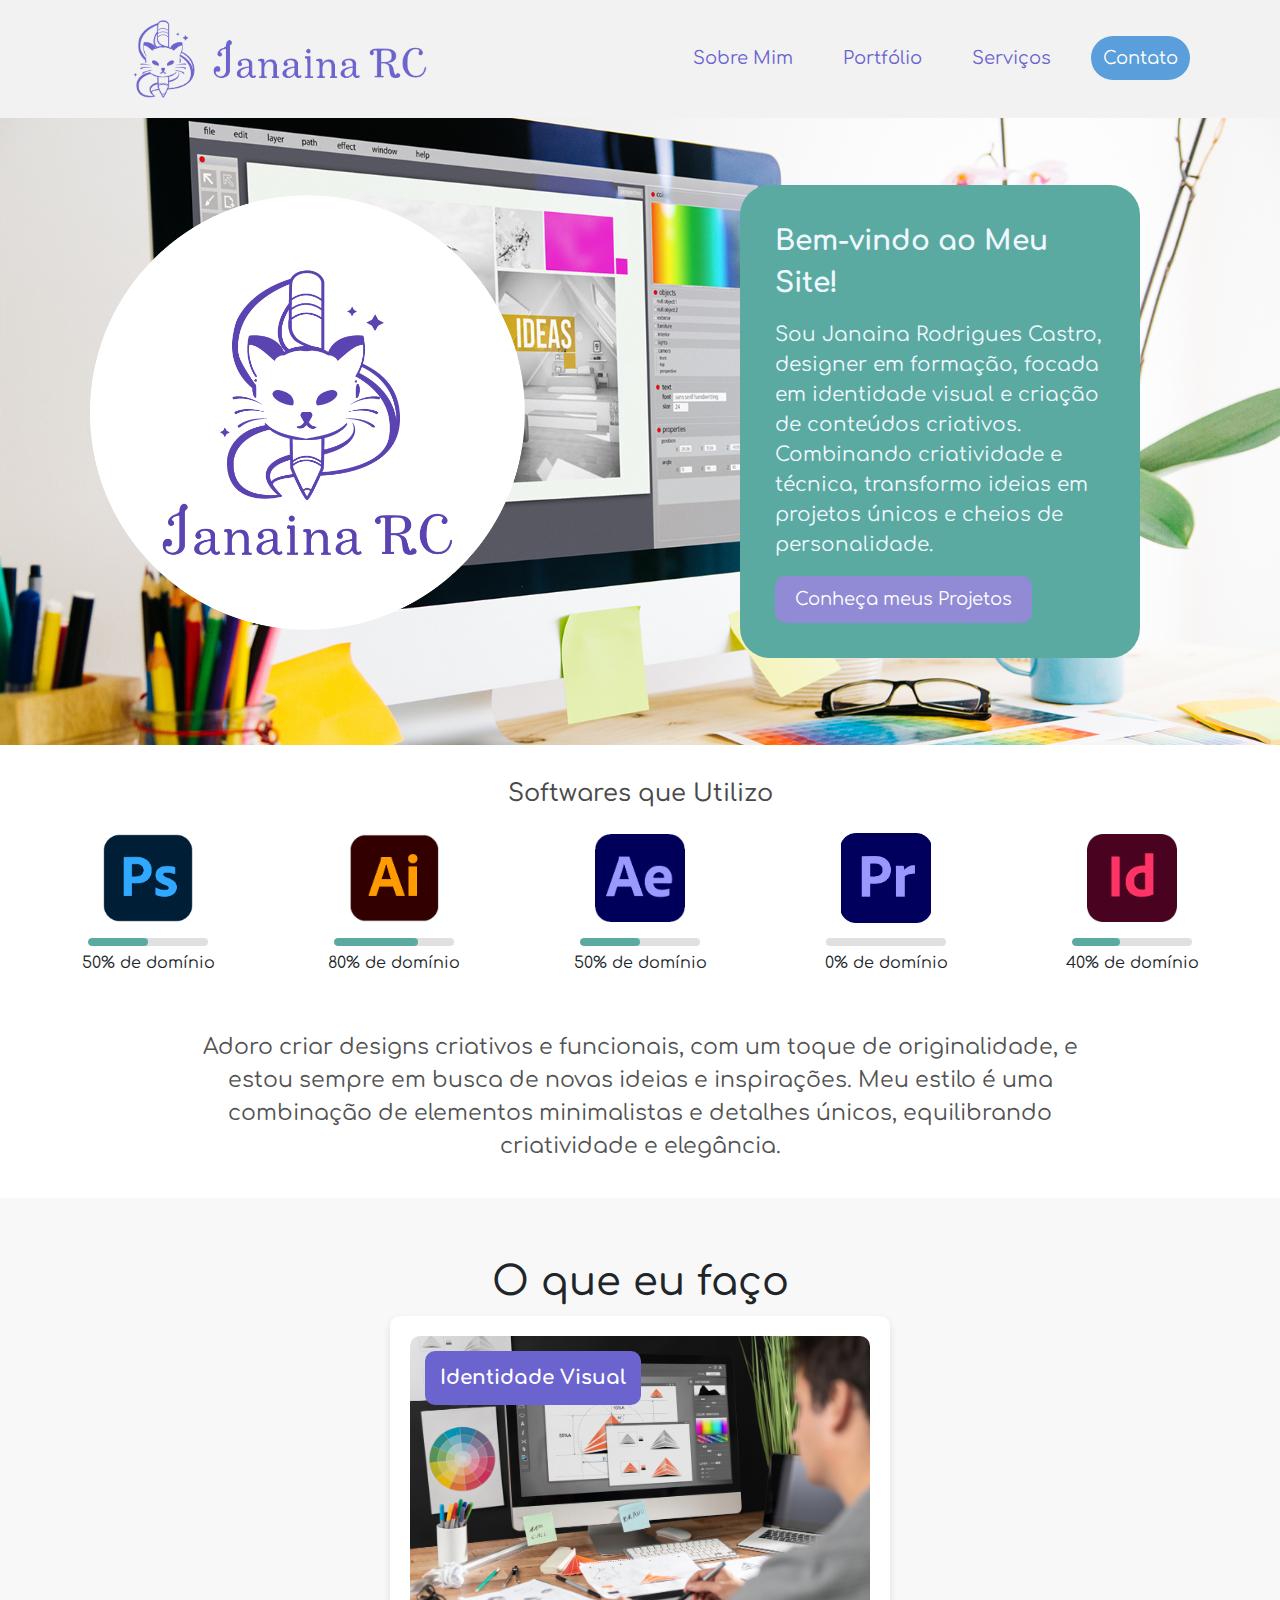
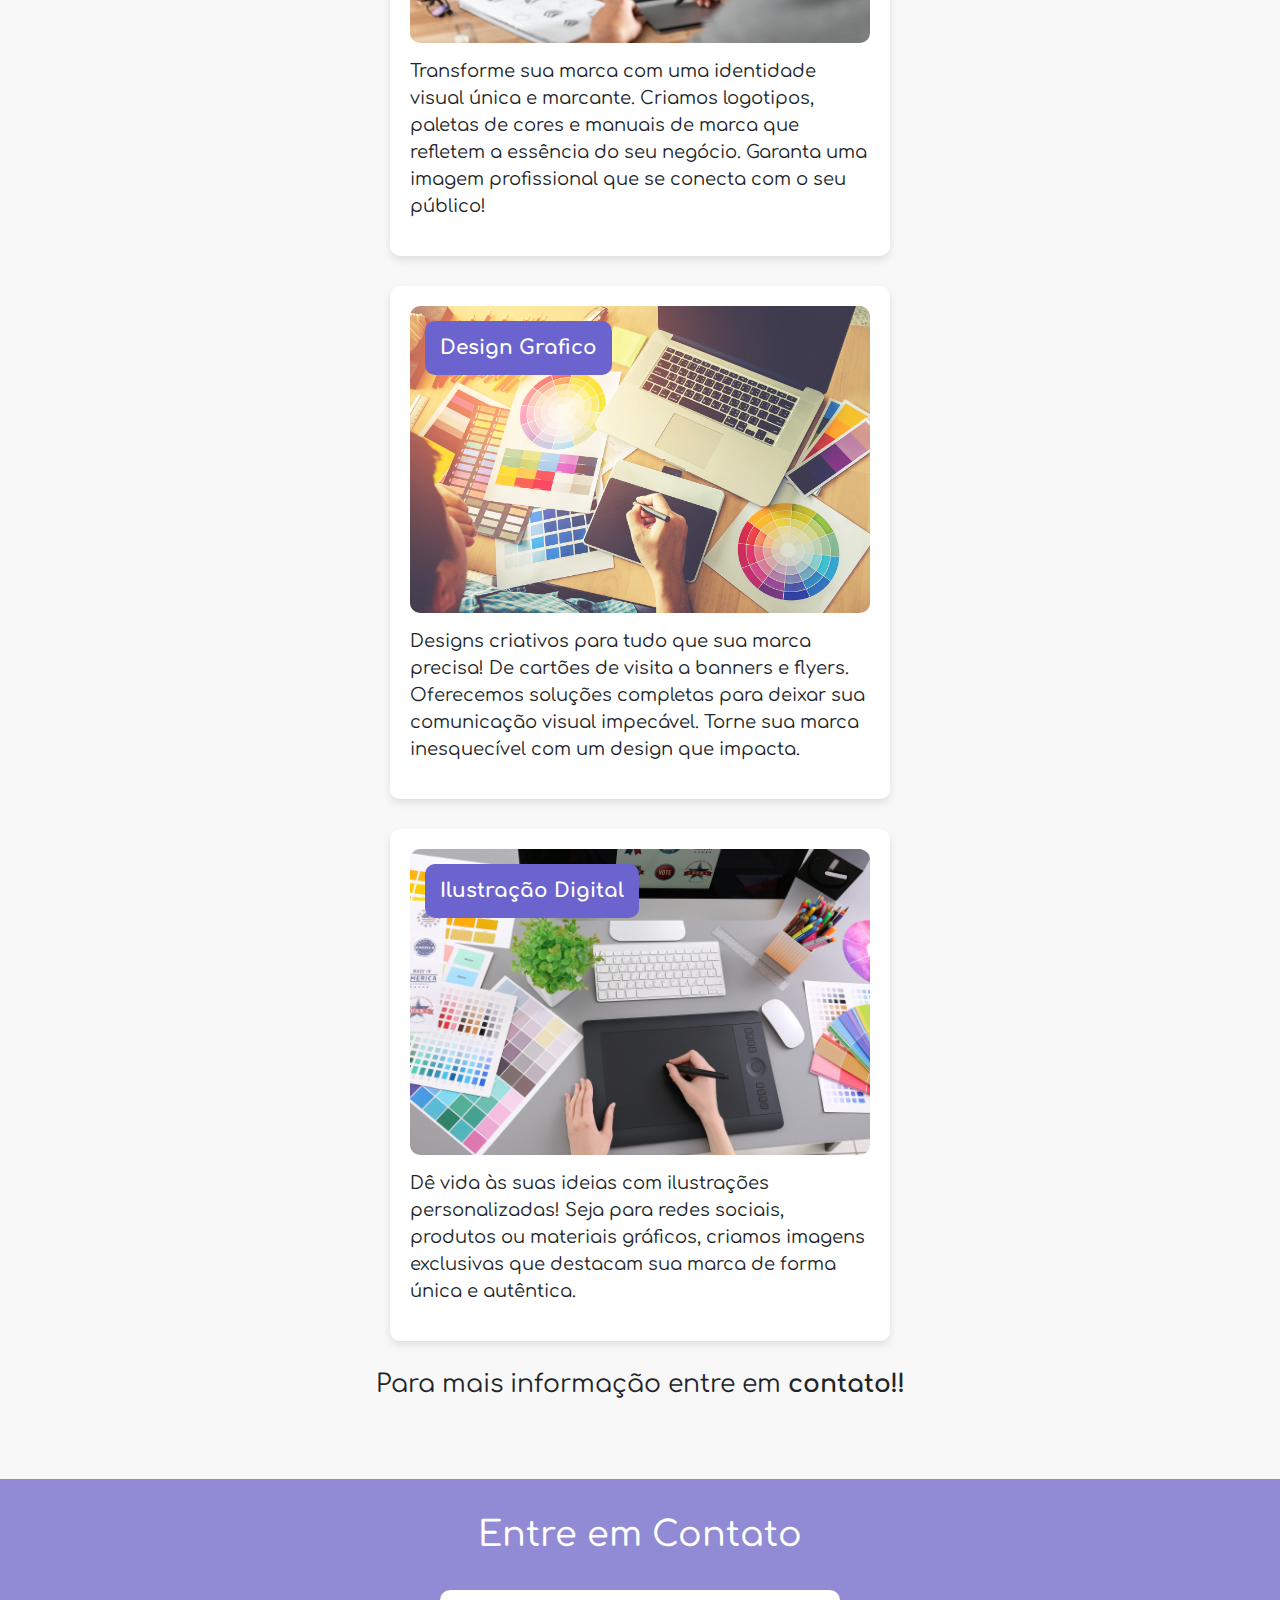
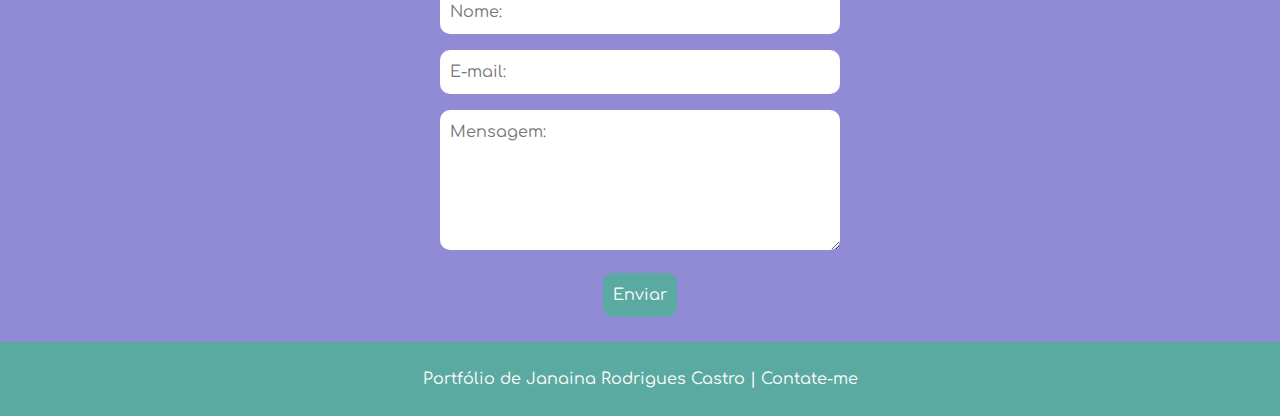
<file: index.html>
<!DOCTYPE html>
<html lang="pt-br">
<head>
    <meta charset="UTF-8">
    <meta name="viewport" content="width=device-width, initial-scale=1.0">
    <link rel="stylesheet" href="https://cdn.jsdelivr.net/npm/bootstrap@4.6.2/dist/css/bootstrap.min.css">
    <script src="https://cdn.jsdelivr.net/npm/jquery@3.7.1/dist/jquery.slim.min.js"></script>
    <script src="https://cdn.jsdelivr.net/npm/popper.js@1.16.1/dist/umd/popper.min.js"></script>
    <script src="https://cdn.jsdelivr.net/npm/bootstrap@4.6.2/dist/js/bootstrap.bundle.min.js"></script>
    <link rel="preconnect" href="https://fonts.googleapis.com">
    <link rel="preconnect" href="https://fonts.gstatic.com" crossorigin>
    <link href="https://fonts.googleapis.com/css2?family=Comfortaa:wght@300..700&family=Noto+Sans:ital,wght@0,100..900;1,100..900&display=swap" rel="stylesheet">
    <link rel="stylesheet" href="Sobre mim.css">
    <title>JanainaRC-Sobre mim</title>
</head>
<body>
  <!-------------------------------------- Manu De Navegação ------------------------------------->
  <header id="Manu">
    <img id="logo" src="./img/Horizontal (3).png" alt="Logo do Portfolio">
    <ul class="abas">
        <li class="aba"><a href="index.html">Sobre Mim</a></li>
        <li class="aba"><a href="Portifolio.html">Portfólio</a></li>
        <li class="aba"><a href="#servico">Serviços</a></li>
        <li class="aba"><a id="contact" href="#contato">Contato</a></li>
    </ul>
</header>
<!-- -----------------------------------------Final do Manu---------------------------------------- -->



<!-- Sobre Mim -->
<div class="Sobre-mim" id="Sobre-mim">
  <section >
      <div class="container">
          <div class="row">
              <div class="col-md-5">
                  <div class="arealogo">
                      <img id="logo2" src="/img/logo 1.png" alt="Janaina Rodrigues Castro" width="100%">
                    </div>
              </div>
              <div class="col-md-7">
                  <div class="texto">

                  <div id="titulo-texto-1">
                        <p><strong>Bem-vindo ao Meu Site!</strong></p>
                  </div>

                  <div class="texto-1">
                        </p>Sou Janaina Rodrigues Castro, designer em formação, focada em identidade visual e criação de conteúdos criativos. Combinando criatividade e técnica, transformo ideias em projetos únicos e cheios de personalidade. </p>
                    </div>

                        <button class="btn1"><a href="Portifolio.html"> Conheça meus Projetos</a></button>
                  </div>

              </div>
          </div>
      </div>

  </section>
</div>
<!-- -------------------------------------Final Sobre mim ------------------------------------------>



<!-- ------------------------------------- Sortware ------------------------------------------- -->
  <div id="fundo2">
      <div class="Softwares">
           
            <div class="software-section">
                <h2>Softwares que Utilizo</h2>
                <div class="software-container">

                      <div class="software">
                        <div id="photoshop" class="circle">
                          <img src="/img/photo.png" alt="Photoshop" style="width: 90%; height: 90%; object-fit: contain;">
                        </div>

                        <div class="progress-bar">
                          <div class="progress" style="width: 50%;"></div>
                        </div>
                        <p>50% de domínio</p>

                      </div>


                      <div class="software">
                        <div id="illustrator" class="circle">
                          <img src="/img/illu.png" alt="illustrator" style="width: 90%; height: 90%; object-fit: contain;">
                          </div>

                        <div class="progress-bar">
                          <div class="progress" style="width: 70%;" ></div>
                        </div>
                        <p>80% de domínio</p>

                      </div>


                      <div class="software">
                        <div id="premiere" class="circle">
                          <img src="/img/after.png" alt="aftereffect" style="width: 90%; height: 90%; object-fit: contain;">
                        </div>

                        <div class="progress-bar">
                          <div class="progress" style="width: 50%;"></div>
                        </div>
                        <p>50% de domínio</p>

                      </div>


                      <div class="software">
                        <div id="aftereffect" class="circle">
                          <img src="/img/premiere.webp" alt="premierePro" style="width: 90%; height: 90%; object-fit: contain;">
                        </div>

                        <div class="progress-bar">
                          <div class="progress" style="width: 0%;"></div>
                        </div>
                        <p>0% de domínio</p>

                      </div>


                      <div class="software">
                        <div id="indesign" class="circle" >
                          <img src="/img/inter.png" alt="indesign" style="width: 90%; height: 90%; object-fit: contain;">
                        </div>

                        <div class="progress-bar">
                          <div class="progress" style="width: 40%;"></div>
                        </div>
                        <p>40% de domínio</p>

                      </div>


                </div>
            </div>
                        <p class="texto2" >Adoro criar designs criativos e funcionais, com um toque de originalidade, e estou sempre em busca de novas ideias e inspirações. Meu estilo é uma combinação de elementos minimalistas e detalhes únicos, equilibrando criatividade e elegância.</p>
      </div>
  </div>
<!----------------------------------------- Final do Software --------------------------------------->



<!-- -------------------------------------- Serviço ----------------------------------------- -->
<div class="servico" id="servico">
    <h1>O que eu faço</h1>
          <div id="serv">

            <div class="servs">
              <img src="/img/SERVIÇO 1.png" alt="Identidade Visual">
              <h3>Identidade Visual</h3>  
              <p class="dserv">Transforme sua marca com uma identidade visual única e marcante. Criamos logotipos, paletas de cores e manuais de marca que refletem a essência do seu negócio. Garanta uma imagem profissional que se conecta com o seu público!</p>
          </div>

          <div class="servs">
              <img src="/img/SERVIÇO 2.png" alt="Serviço 2">
              <h3>Design Grafico</h3>
              <p class="dserv">Designs criativos para tudo que sua marca precisa! De cartões de visita a banners e flyers. Oferecemos soluções completas para deixar sua comunicação visual impecável. Torne sua marca inesquecível com um design que impacta.</p>
          </div>

          <div class="servs">
              <img src="/img/serviço illu.png" alt="Serviço 3">
              <h3>Ilustração Digital</h3>
              <p class="dserv">Dê vida às suas ideias com ilustrações personalizadas! Seja para redes sociais, produtos ou materiais gráficos, criamos imagens exclusivas que destacam sua marca de forma única e autêntica.</p>
          </div>

          </div>
                  <div class="saiba-mais">
                  <p >Para mais informação entre em <strong> contato!!</strong></p>
                  </div>

</div>
<!-- ------------------------------------------------- Final do Serviço ------------------------------->




<!-- ------------------------------------------------------ Contato ------------------------------->

<div class="contato" id="contato">
  <h1>Entre em Contato</h1>
  <br>
      <form action="#" method="POST" class="contact-form">

          <div class="form-group">
              <input type="text" id="nome" name="nome" required placeholder="Nome:">
          </div>

          <div class="form-group">
              <input type="email" id="email" name="email" required placeholder="E-mail:">
          </div>

          <div class="form-group">
              <textarea id="mensagem" name="mensagem" rows="5" required placeholder="Mensagem:"></textarea>
          </div>

          <button type="submit" class="btn2">Enviar</button>
      </form>
</div>

<!-- ------------------------------------------------- Final do Contato ------------------------------->
    <footer>
        <p>Portfólio de Janaina Rodrigues Castro | Contate-me</p>
    </footer>
    
</body>
</html>
</file>
<file: Sobre mim.css>
body {
        font-family:"ComfortaA",sans-serif;
        background-image: url('/img/Fundo\ SM.png');
        background-size: cover; /* Ajusta a imagem para cobrir toda a área */
        margin: 0;
       }

/* Rodapé --------------------------------------------------------------------------------*/
      footer {
        background-color: #5BAAA1;
        color: white;
        text-align: center;
        padding: 20px 10px;
        position: relative;
        bottom: 0;
        left: 0;
        width: 100%;
      }

      footer p {
        margin: 5px 0;
      }

      footer a {
        color: #ffffff;
        text-decoration: none;
      }

      footer a:hover {
        text-decoration: underline;
      }
/*-----------------------------------------------------------------------------------------*/

/*Manu de Navegação -----------------------------------------------------------------------*/

       header {
        background-color: #F2F2F2;
        display: flex;
        align-items: center;
        justify-content: space-between;
        padding: 0px 90px;
      }

       /* Logo */
      #logo {
        margin: 15px;
        max-width: 350px;
      }

       /* Barra de navegação */
      .abas {
        list-style-type: none;
        margin: 0;
        padding: 0;
        display: flex;
        gap: 30px; /* Aumenta o espaçamento entre as abas */
      }

       /* Estilo para as abas sem fundo */
      .aba a {
        color: #6B63CE /* Cor do texto */;
        text-decoration: none;
        font-size: 18px;
        padding: 5px 10px;
       }

       /* Estilo para a aba de "Contato" */
      .aba a#contact {
        padding: 12px;
        background-color: #5A9EDB; /* Fundo da aba de Contato */
        color: white; /* Texto em branco */
        border-radius: 50px; /* Cantos arredondados */
      }

       /* Efeito de hover */
      .aba a:hover {
        color: #5A9EDB; /* Cor ao passar o mouse */
      }
/*-----------------------------------------------------------------------------------------*/


/*Sobre Mim--------------------------------------------------------------------------------------*/

.col-md-5{
  margin: 5% 0px;
  padding: 20px;
  text-align: center;
  height: auto;
}
.col-md-7{
  padding: 5%;
  width: auto;
}

.texto{
  font-size: 20px;
  border-radius: 30px;
  padding: 35px;
  margin: 10px 25%;
  color: aliceblue;
  background-color: #5BAAA1;
  width: 400px;
}
#titulo-texto-1{
  font-size: 28px;
}
.Sobre-mim{
  padding-bottom: 20px;
  height: auto;
  background-image: url('/img/Fundo\ SM.png');
  background-size: cover;
}
.btn1 a{
  color: #ffffff /* Cor do texto */;
  text-decoration: none;
  font-size: 18px;
  padding: 5px 10px;

}
.btn1{
  font-size: 17px;
  color: #fff;
  border-radius: 10px;
  padding: 10px;
  border: 0px;
  background-color:#908bd4;
}



/*----------------------------------------------------------------------------------------------*/

/*Software--------------------------------------------------------------------------------------*/
      
      .Softwares{
        padding: 15px;
        background-color: #ffffff;
      }

      .software-section {
        border-radius: 8px;
        padding: 20px;
        max-width: 100%;
        margin: 0;
        text-align: center;
      }

      .software-section h2 {
        color: #4a4a4a;
        font-size: 1.5em;
        margin-bottom: 20px;
      }

      .software-container {
        display: flex;
        flex-wrap: wrap;
        gap: 20px;
        justify-content: center;
      }

      .software {
        text-align: center;
        width: 160px; /* A largura dos círculos */
        margin: 0 auto;
      }

      .circle {
        color: white;
        font-size: 14px;
        font-weight: bold;
        height: 100px;
        width: 100px;
        line-height: 80px;
        border-radius: 50%;
        margin: 0 auto 10px auto;
        display: flex;
        align-items: center;
        justify-content: center;
      }

      .progress-bar {
        background-color: #e0e0e0;
        height: 8px;
        border-radius: 4px;
        overflow: hidden;
        margin: 5px auto;
        width: 100%;
        max-width: 120px;
      }

      .progress {
        background-color: #5BAAA1;
        height: 100%;
        border-radius: 4px;
      }

      #fundo2{
        background-color: hsl(0, 100%, 60%);
      }

      .texto2{
        text-align: center;
        margin: 0px 150px;
        padding: 20px 30px;
        font-size: 22px;
        color:#525252;
        border-radius: 100px;
      }
/*----------------------------------------------------------------------------------------------*/

/*Serviço--------------------------------------------------------------------------------------*/
.servico {
        padding: 50px 0;
        background-color: #f8f8f8;
      }
              
      #serv {
        margin-left: 150px;
        margin-right: 150px;
        display: flex; /* Exibe os serviços em linha */
        justify-content: space-around; /* Espalha os serviços igualmente */
        flex-wrap: wrap; /* Permite que as divs se ajustem em uma nova linha se necessário */
        gap: 30px; /* Espaçamento entre os serviços */
      }

      .servs {
        width: 500px; /* Ajusta a largura dos serviços */
        padding: 20px;
        background-color: #fff;
        border-radius: 10px;
        box-shadow: 0 4px 8px rgba(0, 0, 0, 0.1);
        position: relative; /* Para posicionar o texto sobre a imagem */
      }
  

      .servs img {
            width: 100%;
            height: auto;
            border-radius: 10px;
      }

      .servs h3 {
        margin: 15px;
        background-color: #6B63CE;
        padding: 15px;
        border-radius: 10px;
        position: absolute;
        top: 20px;
        left: 20px;
        color: white;
        font-size: 20px;
        font-weight: bold;
        z-index: 2;
      }

      .servs li {
        list-style-type: circle;
        font-size: 16px;
        color: #333;
        margin: 5px 0;
      }

      .servs li::before {
        color: #5A9EDB;
        font-size: 18px;
        margin-right: 10px;
      }
      .dserv{
        margin-top: 15px;
        font-size: 18px;
      }

      .saiba-mais{
        margin: 25px;
        font-size: 25px;
        text-align: center;
      }


/*----------------------------------------------------------------------------------------------*/

/*Contato--------------------------------------------------------------------------------------*/

      .contato{
        padding: 25px;
        text-align: center;
        background-color:#908bd4;
      }
      .contato h1{
        color: #fff;
        font-size: 35px;
      }
      input, textarea{
        border: 0px;
        padding: 10px;
        border-radius: 10px;
        width: 400px;
      }
      .btn2{
        border: 0px;
        border-radius: 10px;
        padding: 10px;
        color: #fff;
        background-color:#5BAAA1;
      }
/*----------------------------------------------------------------------------------------------*/
      
      /* Geral */
      h1{
        margin: 10px;
        font-size: 40px;
        text-align: center;
      }
      /* --------------------------------------- */
      
      @media (max-width: 1080px){
        
        .Sobre-mim{
          max-width: 100%;
          height: 900px;
          background-color: #5BAAA1;
      }
        header {
            display:block;
            align-items: center;
            padding: 15px 90px;
        }
        #logo {
          margin: 20px 10px 20px 10px;
          max-width: 550px;
        }
        
        #Manu{
            text-align: center;
        }
        .abas {
          list-style-type: none;
          gap: 0px;
          justify-content: space-between;
      }
        .container{
            margin: 0px 50px;
            padding: 30px;
        }
        body{
            background-color: #815adb;
        }
        .software-container {
          gap: 2px;
        }
        .software{
          width: 100px;
        }
        .texto2{
          text-align: justify;
          margin: 0px 20px;
          padding: 10px 20px;
          font-size: 22px;
          color:#525252;
        }
        .arealogo{
          text-align: center;
          margin: 20px;
        }
        .texto{
          font-size: 15px;
          margin: 0px 5%;
          color: aliceblue;
          background-color: #5BAAA1;
          width: 100%;
        }
        #logo2{
          margin:28% 0px ;
          width: 280px;
        }
        .Sobre-mim{
          padding-bottom: 20px;
          height: 550px;
        }
        .servs {
          width: 1000px; /* Ajusta a largura dos serviços */
        }
    
      }
      /*--------------------------------------------------*/

      /* Responsividade para Celular*/
      @media (max-width: 780px) {
        .Sobre-mim{
          max-width: 100%;
          height: 950px;
          background-color: #5BAAA1;
      }
        .software-container {
          gap: 15px;
        }
        .software {
          width: 80px; /* Ajusta a largura para telas menores */
        }
        .servs {
        width: 800px; /* Ajusta a largura dos serviços */
      }
      .texto2{
        text-align: justify;
        margin: 0px 20px;
        padding: 10px 20px;
        font-size: 22px;
        color:#525252;
      }
      #serv{
        margin: 30px;
      }

      .arealogo{
        text-align: center;
        margin: 0px;
        margin-right: 0px;
      }

      header {
        padding: 15px 40px;
      }
    
      .aba a{
        font-size: 20px;
      }
    }

    @media (max-width:420px){
      #logo{
        width: 300px;
        margin: 0px;
      }
      .abas{
        display:block;
        margin-bottom: 15px;

      }
      .aba{
        margin: 15px;
      }
      .categories .category {
        padding: 10px 5px;
        cursor: pointer;
        border-radius: 100px;
        font-size: 20px;
    }
      .texto{
      font-size: 15px;
      border-radius: 30px;
      padding: 35px;
      margin: 0px 5%;
      color: aliceblue;
      background-color: #5BAAA1;
      width: auto;
    }
    .col-md-7{
      padding: 0%;
    
    }
    .container{
      margin: 0px;
    }
    input, textarea{
      width: 300px;
    }
    .Sobre-mim {
      height: 900px;

  }
  #logo2{
    width: 300px;
    margin: 0% 0px;
    margin-bottom: 0px;
  }
  .texto2{

    font-size: 18px;
  }

    }
</file>
